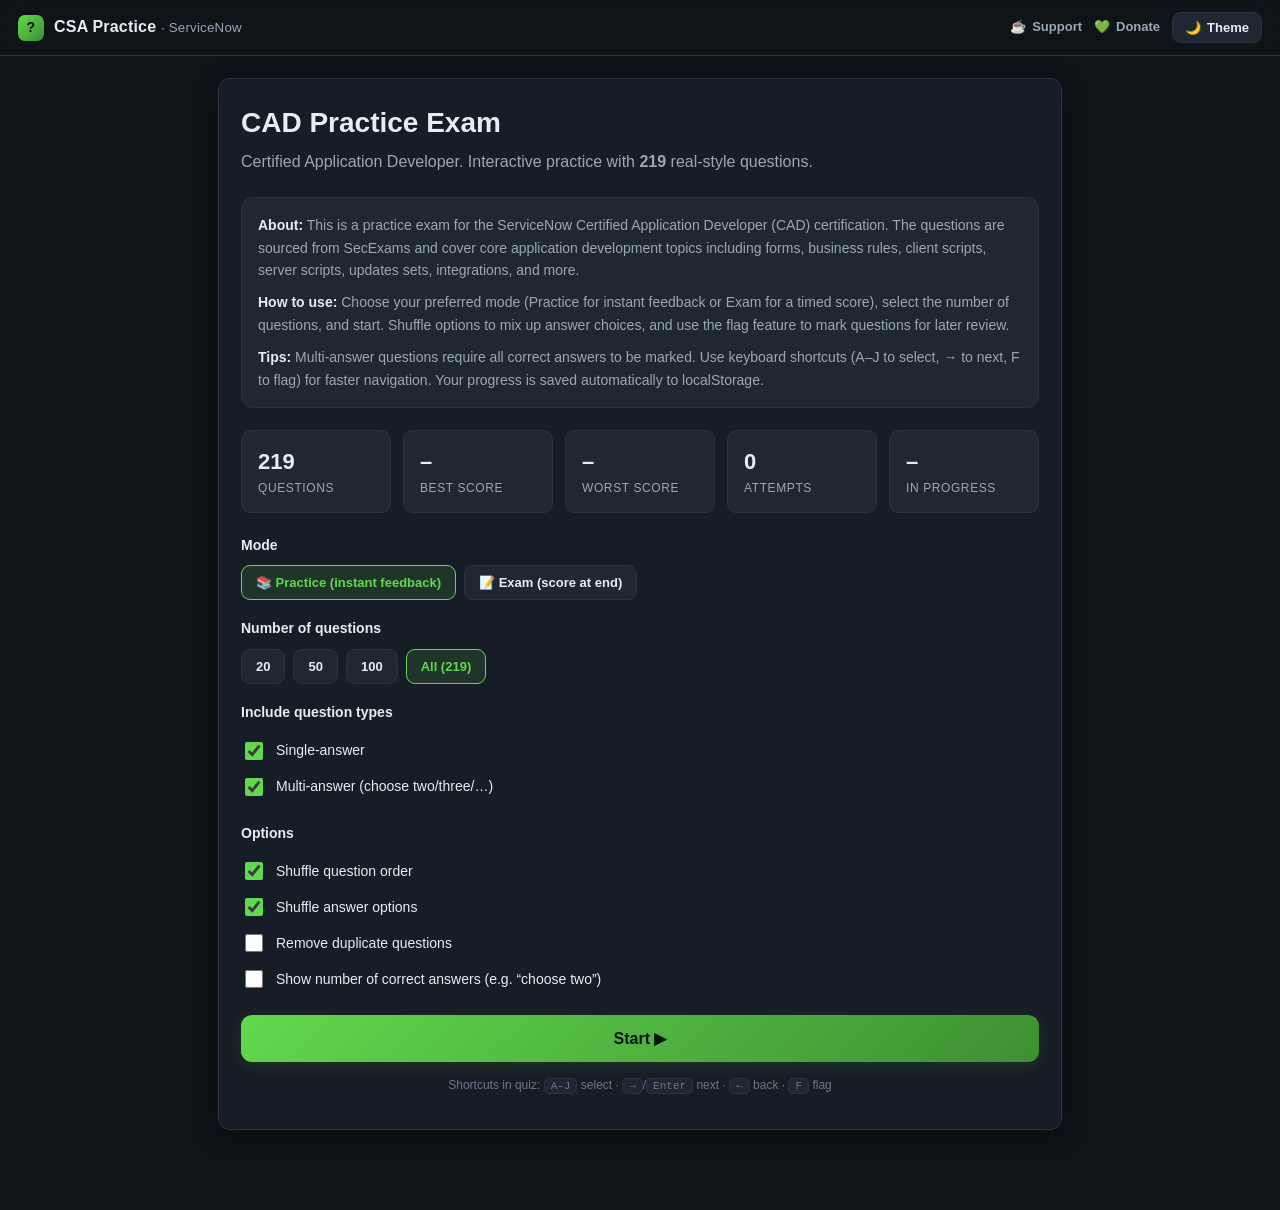
<file: docs/index.html>
<!DOCTYPE html>
<html lang="en" data-theme="dark">
<head>
  <meta charset="UTF-8" />
  <meta name="viewport" content="width=device-width, initial-scale=1.0" />
  <title>CAD Practice Exam</title>
  <meta name="description" content="Interactive ServiceNow CAD practice exam — 219 questions." />
  <link rel="stylesheet" href="styles.css" />
  <link rel="icon" href="data:image/svg+xml,<svg xmlns='http://www.w3.org/2000/svg' viewBox='0 0 100 100'><rect width='100' height='100' rx='22' fill='%2362d84e'/><text x='50' y='70' font-size='58' text-anchor='middle' font-family='Arial' font-weight='bold' fill='%23041209'>?</text></svg>" />
</head>
<body>
  <header class="topbar">
    <div class="brand" id="homeBrand" title="Home">
      <span class="logo">?</span>
      <span>CSA Practice <small>· ServiceNow</small></span>
    </div>
    <div class="spacer"></div>
    <a class="support-link" href="https://ko-fi.com/ivanbbaev" target="_blank" rel="noopener noreferrer" title="Support on Ko-fi">&#9749; <span>Support</span></a>
    <a class="support-link" href="https://donatr.ee/ivanbbaev/" target="_blank" rel="noopener noreferrer" title="Donate via Donatree">&#128154; <span>Donate</span></a>
    <button type="button" class="icon-btn" id="themeBtn" title="Toggle theme">🌙 <span>Theme</span></button>
  </header>

  <main class="wrap">
    <!-- ========== START SCREEN ========== -->
    <section id="screen-start" class="card hero">
      <h1>CAD Practice Exam</h1>
      <p class="sub">Certified Application Developer. Interactive practice with <strong id="qCount">219</strong> real-style questions.</p>

      <div class="about">
        <p><strong>About:</strong> This is a practice exam for the ServiceNow Certified Application Developer (CAD) certification. The questions are sourced from SecExams and cover core application development topics including forms, business rules, client scripts, server scripts, updates sets, integrations, and more.</p>
        <p><strong>How to use:</strong> Choose your preferred mode (Practice for instant feedback or Exam for a timed score), select the number of questions, and start. Shuffle options to mix up answer choices, and use the flag feature to mark questions for later review.</p>
        <p><strong>Tips:</strong> Multi-answer questions require all correct answers to be marked. Use keyboard shortcuts (A–J to select, → to next, F to flag) for faster navigation. Your progress is saved automatically to localStorage.</p>
      </div>

      <div class="stat-row">
        <div class="stat"><div class="n" id="statTotal">–</div><div class="l">Questions</div></div>
        <div class="stat"><div class="n" id="statBest">–</div><div class="l">Best score</div></div>
        <div class="stat"><div class="n" id="statWorst">–</div><div class="l">Worst score</div></div>
        <div class="stat"><div class="n" id="statAttempts">0</div><div class="l">Attempts</div></div>
        <div class="stat"><div class="n" id="statResume">–</div><div class="l">In progress</div></div>
      </div>

      <div class="history hidden" id="statHistory"></div>

      <div class="field">
        <label class="title">Mode</label>
        <div class="seg" id="modeSeg">
          <button type="button" data-mode="practice" aria-pressed="true">📚 Practice (instant feedback)</button>
          <button type="button" data-mode="exam" aria-pressed="false">📝 Exam (score at end)</button>
        </div>
      </div>

      <div class="field">
        <label class="title">Number of questions</label>
        <div class="seg" id="countSeg">
          <button type="button" data-count="20" aria-pressed="false">20</button>
          <button type="button" data-count="50" aria-pressed="false">50</button>
          <button type="button" data-count="100" aria-pressed="false">100</button>
          <button type="button" data-count="all" aria-pressed="true">All (219)</button>
        </div>
      </div>

      <div class="field">
        <label class="title">Include question types</label>
        <div class="check-row"><input type="checkbox" id="incSingle" checked /><label for="incSingle">Single-answer</label></div>
        <div class="check-row"><input type="checkbox" id="incMulti" checked /><label for="incMulti">Multi-answer (choose two/three/…)</label></div>
      </div>

      <div class="field">
        <label class="title">Options</label>
        <div class="check-row"><input type="checkbox" id="shuffleQ" checked /><label for="shuffleQ">Shuffle question order</label></div>
        <div class="check-row"><input type="checkbox" id="shuffleO" checked /><label for="shuffleO">Shuffle answer options</label></div>
        <div class="check-row"><input type="checkbox" id="dedupe" /><label for="dedupe">Remove duplicate questions</label></div>
        <div class="check-row"><input type="checkbox" id="showCounts" /><label for="showCounts">Show number of correct answers (e.g. &ldquo;choose two&rdquo;)</label></div>
      </div>

      <button type="button" class="btn-primary" id="startBtn">Start ▶</button>
      <div id="resumeRow" class="row-actions hidden">
        <button type="button" class="btn-ghost" id="resumeBtn" style="flex:1">↩ Resume previous session</button>
      </div>
      <p class="kbd-hint">Shortcuts in quiz: <span class="kbd">A–J</span> select · <span class="kbd">→</span>/<span class="kbd">Enter</span> next · <span class="kbd">←</span> back · <span class="kbd">F</span> flag</p>
    </section>

    <!-- ========== QUIZ SCREEN ========== -->
    <section id="screen-quiz" class="hidden">
      <div class="quiz-head">
        <div class="progress-wrap">
          <div class="progress-meta"><span id="progLabel">Question 1</span><span id="answeredLabel">0 answered</span></div>
          <div class="bar"><i id="progBar" style="width:0%"></i></div>
        </div>
        <div class="timer" id="timer">00:00</div>
      </div>

      <div class="card qcard">
        <div class="badges" id="qBadges"></div>
        <p class="qtext" id="qText"></p>
        <figure class="qimage hidden" id="qImage"></figure>
        <div class="options" id="qOptions"></div>
        <div id="feedback" class="feedback hidden"></div>
      </div>

      <div class="controls">
        <button type="button" class="btn-ghost" id="prevBtn">← Prev</button>
        <button type="button" class="btn-ghost flag" id="flagBtn" aria-pressed="false">⚑ Flag</button>
        <div class="spacer"></div>
        <button type="button" class="btn-ghost" id="gridToggle">▦ Overview</button>
        <button type="button" class="btn-primary" id="nextBtn" style="width:auto">Next →</button>
      </div>

      <div class="card gridpanel hidden" id="gridPanel">
        <div style="display:flex;align-items:center;justify-content:space-between;flex-wrap:wrap;gap:10px">
          <strong>Question overview</strong>
          <button type="button" class="btn-primary" id="finishBtn" style="width:auto">Finish &amp; score ✓</button>
        </div>
        <div class="grid" id="grid"></div>
        <div class="legend">
          <span><i class="dot" style="background:var(--accent-soft);border-color:var(--accent-dim)"></i> Answered</span>
          <span><i class="dot" style="box-shadow:inset 0 0 0 2px var(--amber)"></i> Flagged</span>
          <span><i class="dot" style="outline:2px solid var(--text);outline-offset:-2px"></i> Current</span>
        </div>
      </div>
    </section>

    <!-- ========== RESULTS SCREEN ========== -->
    <section id="screen-results" class="hidden">
      <div class="card">
        <div class="score-ring">
          <div class="ring" id="ring"><div class="inner"><div><div class="pct" id="scorePct">0%</div><div class="pl">Score</div></div></div></div>
          <div class="result-stats">
            <div class="verdict" id="verdict"></div>
            <div style="width:100%"></div>
            <div class="stat"><div class="n tag-ok" id="rCorrect">0</div><div class="l">Correct</div></div>
            <div class="stat"><div class="n tag-no" id="rWrong">0</div><div class="l">Wrong</div></div>
            <div class="stat"><div class="n" id="rSkipped">0</div><div class="l">Skipped</div></div>
            <div class="stat"><div class="n" id="rTime">0:00</div><div class="l">Time</div></div>
          </div>
        </div>
        <div class="row-actions">
          <button type="button" class="btn-primary" id="retryWrongBtn">↻ Retry wrong only</button>
          <button type="button" class="btn-ghost" id="reviewBtn" style="flex:1">🔍 Review answers</button>
          <button type="button" class="btn-ghost" id="newBtn" style="flex:1">＋ New session</button>
        </div>
      </div>

      <div id="reviewList"></div>
    </section>
  </main>

  <div class="toast" id="toast"></div>
  <script src="app.js"></script>
</body>
</html>
</file>
<file: docs/styles.css>
/* ===== CSA Practice Exam — styles ===== */
:root {
  --bg: #0f1419;
  --bg-elev: #171d26;
  --bg-elev2: #1f2733;
  --border: #2a3441;
  --text: #e6edf3;
  --text-dim: #9aa7b4;
  --text-faint: #6b7785;
  --accent: #62d84e;        /* ServiceNow green */
  --accent-dim: #3f8f33;
  --accent-soft: rgba(98, 216, 78, 0.12);
  --blue: #4aa3ff;
  --red: #ff5d5d;
  --red-soft: rgba(255, 93, 93, 0.13);
  --green: #3fd07a;
  --green-soft: rgba(63, 208, 122, 0.15);
  --amber: #ffc857;
  --amber-soft: rgba(255, 200, 87, 0.15);
  --radius: 12px;
  --shadow: 0 6px 24px rgba(0, 0, 0, 0.35);
  --maxw: 880px;
}
:root[data-theme="light"] {
  --bg: #f4f6f9;
  --bg-elev: #ffffff;
  --bg-elev2: #eef1f5;
  --border: #d9dee5;
  --text: #1a2330;
  --text-dim: #586271;
  --text-faint: #8a94a3;
  --accent: #2f9e1f;
  --accent-dim: #2f9e1f;
  --accent-soft: rgba(47, 158, 31, 0.10);
  --shadow: 0 6px 24px rgba(20, 30, 50, 0.10);
}

* { box-sizing: border-box; }
html, body { margin: 0; padding: 0; }
body {
  font-family: -apple-system, BlinkMacSystemFont, "Segoe UI", Roboto, Helvetica, Arial, sans-serif;
  background: var(--bg);
  color: var(--text);
  line-height: 1.55;
  -webkit-font-smoothing: antialiased;
}
button { font-family: inherit; cursor: pointer; }
a { color: var(--blue); }

/* ===== Top bar ===== */
.topbar {
  position: sticky; top: 0; z-index: 50;
  display: flex; align-items: center; gap: 12px;
  padding: 12px 18px;
  background: rgba(15, 20, 25, 0.85);
  backdrop-filter: blur(10px);
  border-bottom: 1px solid var(--border);
}
:root[data-theme="light"] .topbar { background: rgba(255,255,255,0.85); }
.topbar .brand {
  display: flex; align-items: center; gap: 10px;
  font-weight: 700; letter-spacing: .2px; cursor: pointer;
}
.topbar .brand .logo {
  width: 26px; height: 26px; border-radius: 7px;
  background: linear-gradient(135deg, var(--accent), var(--accent-dim));
  display: grid; place-items: center; color: #04120a; font-weight: 900; font-size: 14px;
}
.topbar .brand small { color: var(--text-dim); font-weight: 500; }
.topbar .spacer { flex: 1; }
.icon-btn {
  background: var(--bg-elev2); border: 1px solid var(--border); color: var(--text);
  border-radius: 9px; padding: 7px 12px; font-size: 13px; font-weight: 600;
  display: inline-flex; align-items: center; gap: 6px; transition: .15s;
}
.icon-btn:hover { border-color: var(--accent); color: var(--accent); }

.wrap { max-width: var(--maxw); margin: 0 auto; padding: 22px 18px 80px; }

/* ===== Cards / common ===== */
.card {
  background: var(--bg-elev); border: 1px solid var(--border);
  border-radius: var(--radius); padding: 22px; box-shadow: var(--shadow);
}
.muted { color: var(--text-dim); }
.hidden { display: none !important; }

/* ===== Start screen ===== */
.hero h1 { font-size: 28px; margin: 0 0 6px; }
.hero p.sub { color: var(--text-dim); margin: 0 0 22px; }
.about { background: var(--bg-elev2); border: 1px solid var(--border); border-radius: var(--radius); padding: 16px; margin-bottom: 22px; font-size: 14px; color: var(--text-dim); line-height: 1.6; }
.about p { margin: 0 0 10px; }
.about p:last-child { margin-bottom: 0; }
.about strong { color: var(--text); font-weight: 600; }
.stat-row { display: flex; gap: 12px; flex-wrap: wrap; margin-bottom: 22px; }
.stat {
  flex: 1; min-width: 120px; background: var(--bg-elev2);
  border: 1px solid var(--border); border-radius: 10px; padding: 14px 16px;
}
.stat .n { font-size: 22px; font-weight: 800; }
.stat .l { font-size: 12px; color: var(--text-dim); text-transform: uppercase; letter-spacing: .6px; }

/* Recent-scores mini bar chart on the start screen. */
.history { margin: 0 0 22px; }
.history-head {
  display: flex; justify-content: space-between;
  font-size: 12px; color: var(--text-dim);
  text-transform: uppercase; letter-spacing: .6px; margin-bottom: 8px;
}
.chart {
  width: 100%; height: auto; display: block;
  background: var(--bg-elev2); border: 1px solid var(--border);
  border-radius: 10px; padding: 4px;
}
.chart-grid  { stroke: var(--border); stroke-width: 1; }
.chart-pass  { stroke: var(--amber); stroke-width: 1; stroke-dasharray: 4 3; opacity: .7; }
.chart-trend { stroke: var(--text-faint); stroke-width: 1.5; stroke-dasharray: 5 4; }
.chart-line  { fill: none; stroke: var(--accent); stroke-width: 2; stroke-linejoin: round; stroke-linecap: round; }
.chart-lbl   { fill: var(--text-faint); font-size: 8px; }
.dot-ok   { fill: var(--green); }
.dot-mid  { fill: var(--amber); }
.dot-low  { fill: var(--red); }
.dot-last { stroke: var(--text); stroke-width: 1.5; }

.field { margin-bottom: 18px; }
.field > label.title { display: block; font-weight: 700; margin-bottom: 9px; font-size: 14px; }
.seg { display: flex; flex-wrap: wrap; gap: 8px; }
.seg button {
  background: var(--bg-elev2); border: 1px solid var(--border); color: var(--text);
  border-radius: 9px; padding: 9px 14px; font-size: 13px; font-weight: 600; transition: .15s;
}
.seg button[aria-pressed="true"] {
  background: var(--accent-soft); border-color: var(--accent); color: var(--accent);
}
.seg button:hover { border-color: var(--accent); }
.check-row { display: flex; align-items: center; gap: 10px; padding: 6px 0; }
.check-row input { width: 18px; height: 18px; accent-color: var(--accent); }
.check-row label { font-size: 14px; }

.btn-primary {
  background: linear-gradient(135deg, var(--accent), var(--accent-dim));
  color: #06150c; border: none; border-radius: 11px;
  padding: 14px 22px; font-size: 16px; font-weight: 800; width: 100%;
  transition: .15s; box-shadow: 0 4px 16px var(--accent-soft);
}
.btn-primary:hover { filter: brightness(1.06); transform: translateY(-1px); }
.btn-ghost {
  background: var(--bg-elev2); border: 1px solid var(--border); color: var(--text);
  border-radius: 10px; padding: 11px 16px; font-size: 14px; font-weight: 700; transition: .15s;
}
.btn-ghost:hover { border-color: var(--accent); color: var(--accent); }

/* ===== Quiz screen ===== */
.quiz-head { display: flex; align-items: center; gap: 12px; margin-bottom: 14px; flex-wrap: wrap; }
.progress-wrap { flex: 1; min-width: 160px; }
.progress-meta { display: flex; justify-content: space-between; font-size: 12px; color: var(--text-dim); margin-bottom: 6px; }
.bar { height: 8px; background: var(--bg-elev2); border-radius: 99px; overflow: hidden; }
.bar > i { display: block; height: 100%; background: linear-gradient(90deg, var(--accent-dim), var(--accent)); transition: width .3s; }
.timer { font-variant-numeric: tabular-nums; font-weight: 700; color: var(--text-dim); font-size: 14px; }

.qcard { margin-bottom: 16px; }
.badges { display: flex; gap: 8px; flex-wrap: wrap; margin-bottom: 12px; }
.badge {
  font-size: 11px; font-weight: 800; text-transform: uppercase; letter-spacing: .6px;
  padding: 4px 9px; border-radius: 7px; background: var(--bg-elev2); color: var(--text-dim);
  border: 1px solid var(--border);
}
.badge.single { color: var(--blue); border-color: var(--blue); }
.badge.multi { color: var(--amber); border-color: var(--amber); }
.badge.flag { color: var(--amber); border-color: var(--amber); background: var(--amber-soft); }
.qtext { font-size: 18px; font-weight: 600; margin: 0 0 18px; }

/* Optional UI screenshot attached to a question. Kept on a light backdrop so
   white ServiceNow screenshots stay legible in the dark theme. */
.qimage { margin: 0 0 18px; }
.qimage img {
  display: block; max-width: 100%; height: auto;
  border: 1px solid var(--border); border-radius: 10px;
  background: #fff; padding: 6px;
}

.options { display: flex; flex-direction: column; gap: 10px; }
.opt {
  display: flex; align-items: flex-start; gap: 12px;
  background: var(--bg-elev2); border: 1.5px solid var(--border);
  border-radius: 11px; padding: 13px 15px; text-align: left; width: 100%;
  color: var(--text); font-size: 15px; transition: .12s;
}
.opt:hover:not(:disabled) { border-color: var(--accent); }
.opt .letter {
  flex: none; width: 26px; height: 26px; border-radius: 7px;
  background: var(--bg); border: 1px solid var(--border);
  display: grid; place-items: center; font-weight: 800; font-size: 13px; color: var(--text-dim);
}
.opt .otext { flex: 1; }
.opt.selected { border-color: var(--accent); background: var(--accent-soft); }
.opt.selected .letter { background: var(--accent); color: #06150c; border-color: var(--accent); }
.opt.correct { border-color: var(--green); background: var(--green-soft); }
.opt.correct .letter { background: var(--green); color: #04120a; border-color: var(--green); }
.opt.wrong { border-color: var(--red); background: var(--red-soft); }
.opt.wrong .letter { background: var(--red); color: #fff; border-color: var(--red); }
.opt .mark { margin-left: auto; font-weight: 800; align-self: center; }
.opt.correct .mark { color: var(--green); }
.opt.wrong .mark { color: var(--red); }

.feedback {
  margin-top: 14px; padding: 12px 15px; border-radius: 10px; font-size: 14px;
  border: 1px solid var(--border); background: var(--bg-elev2);
}
.feedback.ok { border-color: var(--green); background: var(--green-soft); }
.feedback.no { border-color: var(--red); background: var(--red-soft); }
.feedback b { font-weight: 800; }

/* ===== Nav controls ===== */
.controls { display: flex; gap: 10px; align-items: center; margin-top: 6px; }
.controls .btn-ghost.flag[aria-pressed="true"] { color: var(--amber); border-color: var(--amber); background: var(--amber-soft); }
.controls .spacer { flex: 1; }

/* ===== Question grid (jump) ===== */
.gridpanel { margin-top: 18px; }
.grid {
  display: grid; grid-template-columns: repeat(auto-fill, minmax(38px, 1fr)); gap: 7px; margin-top: 10px;
}
.gcell {
  aspect-ratio: 1; border-radius: 8px; border: 1px solid var(--border);
  background: var(--bg-elev2); color: var(--text-dim); font-weight: 700; font-size: 12px;
  display: grid; place-items: center; transition: .12s;
}
.gcell:hover { border-color: var(--accent); }
.gcell.answered { background: var(--accent-soft); color: var(--accent); border-color: var(--accent-dim); }
.gcell.flagged { box-shadow: inset 0 0 0 2px var(--amber); }
.gcell.current { outline: 2px solid var(--text); outline-offset: 1px; }
.gcell.correct { background: var(--green-soft); color: var(--green); border-color: var(--green); }
.gcell.wrong { background: var(--red-soft); color: var(--red); border-color: var(--red); }
.legend { display: flex; gap: 14px; flex-wrap: wrap; margin-top: 12px; font-size: 12px; color: var(--text-dim); }
.legend span { display: inline-flex; align-items: center; gap: 6px; }
.dot { width: 12px; height: 12px; border-radius: 4px; border: 1px solid var(--border); }

/* ===== Results ===== */
.score-ring { display: flex; align-items: center; gap: 22px; flex-wrap: wrap; }
.ring {
  --p: 0; width: 130px; height: 130px; border-radius: 50%; flex: none;
  background: conic-gradient(var(--accent) calc(var(--p) * 1%), var(--bg-elev2) 0);
  display: grid; place-items: center;
}
.ring .inner {
  width: 102px; height: 102px; border-radius: 50%; background: var(--bg-elev);
  display: grid; place-items: center; text-align: center;
}
.ring .pct { font-size: 30px; font-weight: 900; }
.ring .pl { font-size: 11px; color: var(--text-dim); text-transform: uppercase; letter-spacing: .6px; }
.result-stats { display: flex; gap: 12px; flex-wrap: wrap; flex: 1; }
.verdict { font-size: 18px; font-weight: 800; margin: 4px 0 2px; }
.review-item { border-top: 1px solid var(--border); padding: 14px 0; }
.review-item:first-child { border-top: none; }
.review-q { font-weight: 600; margin-bottom: 6px; }
.review-line { font-size: 13.5px; margin: 2px 0; }
.tag-ok { color: var(--green); font-weight: 700; }
.tag-no { color: var(--red); font-weight: 700; }
.section-title { font-size: 15px; font-weight: 800; margin: 22px 0 4px; }

.row-actions { display: flex; gap: 10px; flex-wrap: wrap; margin-top: 18px; }
.row-actions .btn-primary { width: auto; flex: 1; min-width: 180px; }

.toast {
  position: fixed; bottom: 22px; left: 50%; transform: translateX(-50%) translateY(20px);
  background: var(--bg-elev2); border: 1px solid var(--accent); color: var(--text);
  padding: 11px 18px; border-radius: 10px; font-size: 14px; font-weight: 600;
  opacity: 0; pointer-events: none; transition: .25s; z-index: 100; box-shadow: var(--shadow);
}
.toast.show { opacity: 1; transform: translateX(-50%) translateY(0); }

.kbd-hint { font-size: 12px; color: var(--text-faint); margin-top: 14px; text-align: center; }
.kbd { background: var(--bg-elev2); border: 1px solid var(--border); border-radius: 5px; padding: 1px 6px; font-size: 11px; font-family: monospace; }

/* ===== Support link (topbar) ===== */
.topbar .support-link {
  display: inline-flex; align-items: center; gap: 6px;
  color: var(--text-dim); font-size: 13px; font-weight: 600;
  text-decoration: none; transition: color .15s;
}
.topbar .support-link:hover { color: var(--accent); }

@media (max-width: 560px) {
  .qtext { font-size: 16px; }
  .topbar .brand small { display: none; }
  .topbar .support-link span { display: none; }
  .wrap { padding: 16px 12px 80px; }
  .card { padding: 16px; }
}
</file>
